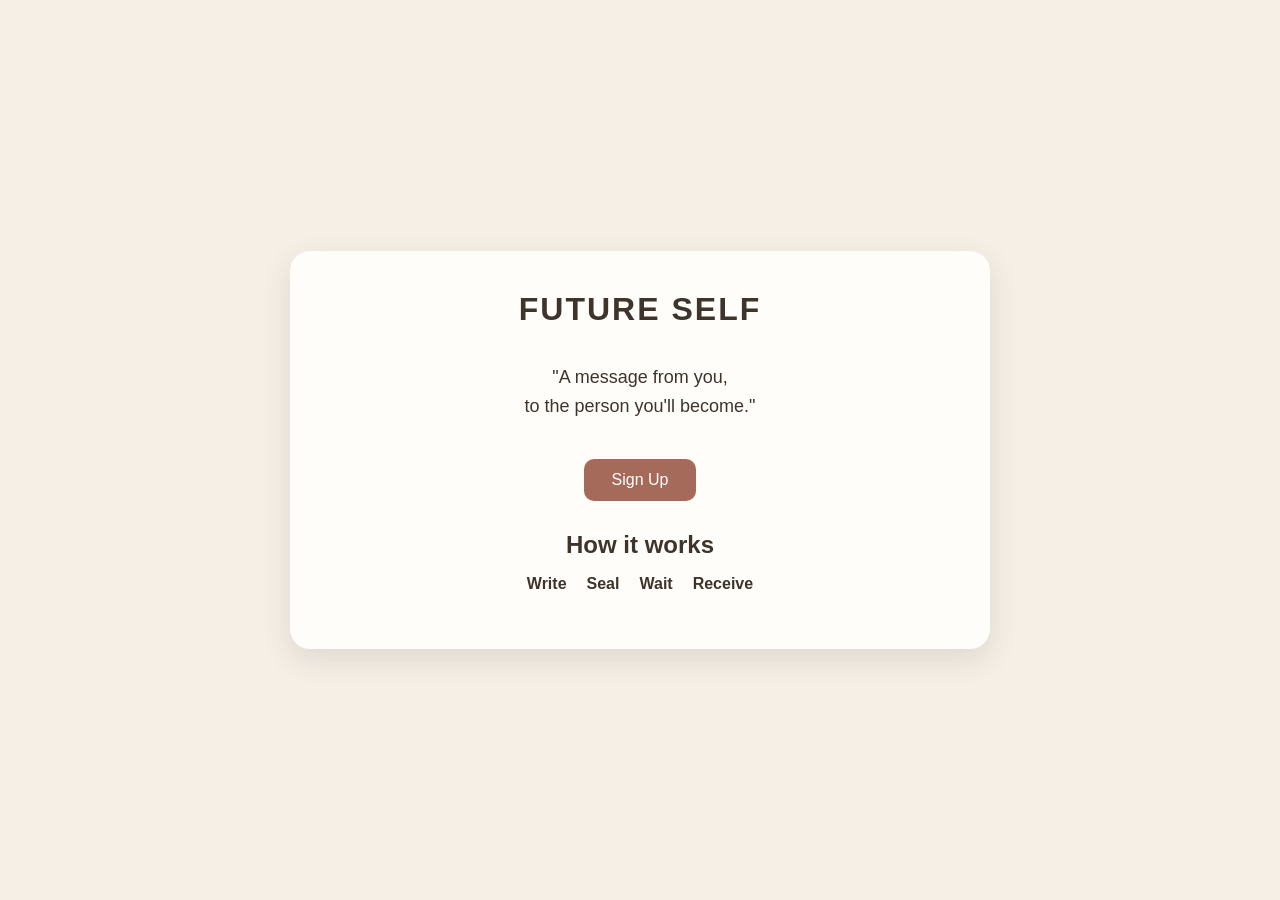
<file: index.html>
<!DOCTYPE html>
<html lang="en">
<head>
    <meta charset="UTF-8">
    <meta name="viewport" content="width=device-width, initial-scale=1.0">
    <title>FUTURE SELF</title>
    <link rel="stylesheet" href="css/style.css">
</head>
<body>
    <div class="container">
        <header class="header">
            <h1>FUTURE SELF</h1>
        </header>

        <main class="content">
            <p>
                "A message from you,<br>
                to the person you'll become."
            </p>

            <a href="signup.html">
                Sign Up
            </a>
        </main>    

        <footer class="footer">

            <h2>How it works</h2>
        
            <ul>
                <li>Write</li>
                <li>Seal</li>
                <li>Wait</li>
                <li>Receive</li>
            </ul>
        </footer>

    </div>   
</body>
</html>
</file>
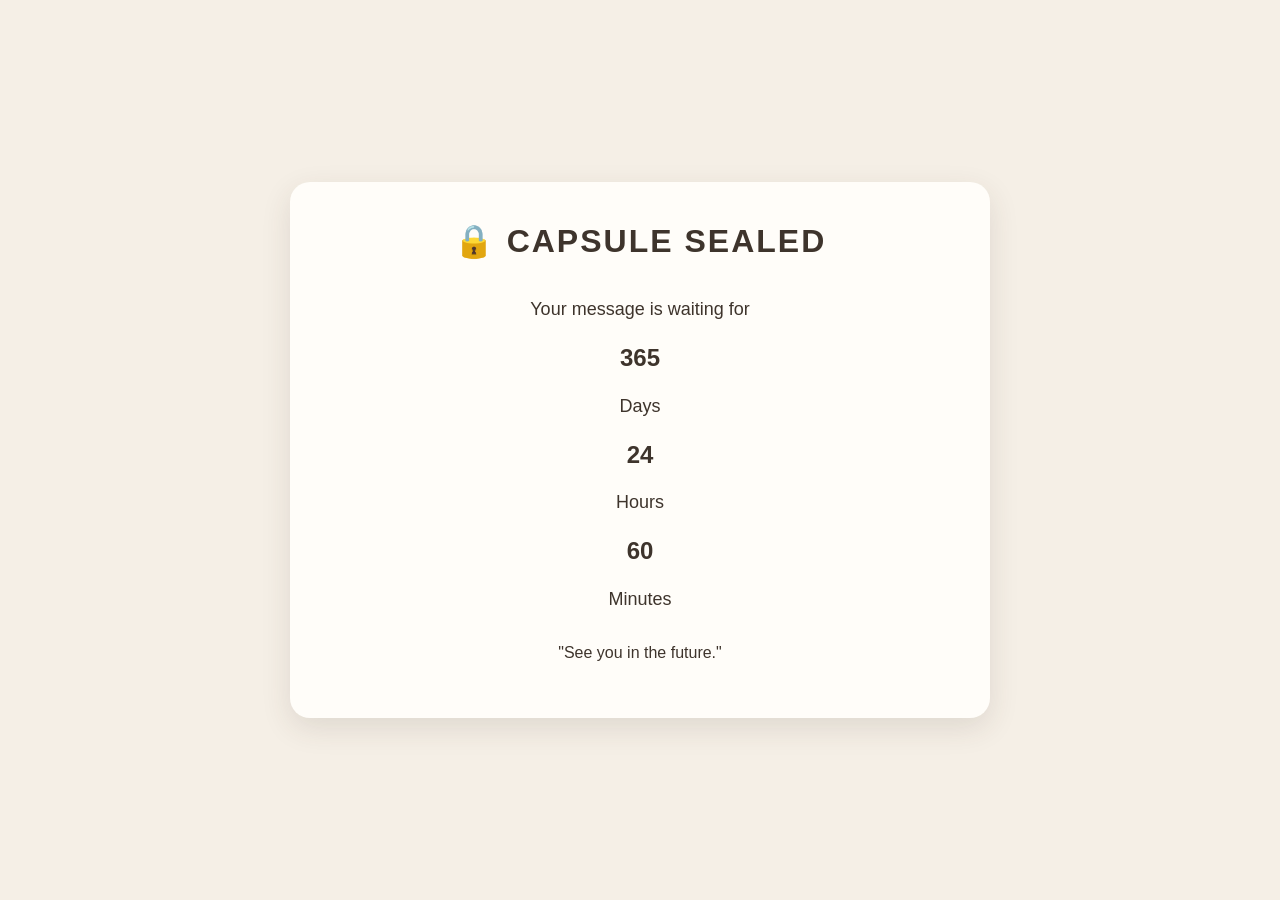
<file: capsule.html>
<!DOCTYPE html>
<html lang="en">
<head>
    <meta charset="UTF-8">
    <meta name="viewport" content="width=device-width, initial-scale=1.0">
    <title>Capsule - FUTURE SELF</title>
    <link rel="stylesheet" href="css/style.css">
</head>
<body>

    <div class="container">

        <header class="header">

            <h1> 🔒 CAPSULE SEALED </h1>

        </header>

        <main class="content">

            <p>
                Your message is waiting for
                <output id="capsule-date"></output>
            </p>
            <div>
               <h2>365</h2>
               <p>Days</p> 
            </div>
            
            <div>
                <h2>24</h2>
                <p>Hours</p>
            </div>

            <div>
                <h2>60</h2>
                <p>Minutes</p>
            </div>
            
        </main>

        <footer class="footer">
            <p>
                "See you in the future."
            </p>
        </footer>
    </div>
    
</body>
</html>
</file>
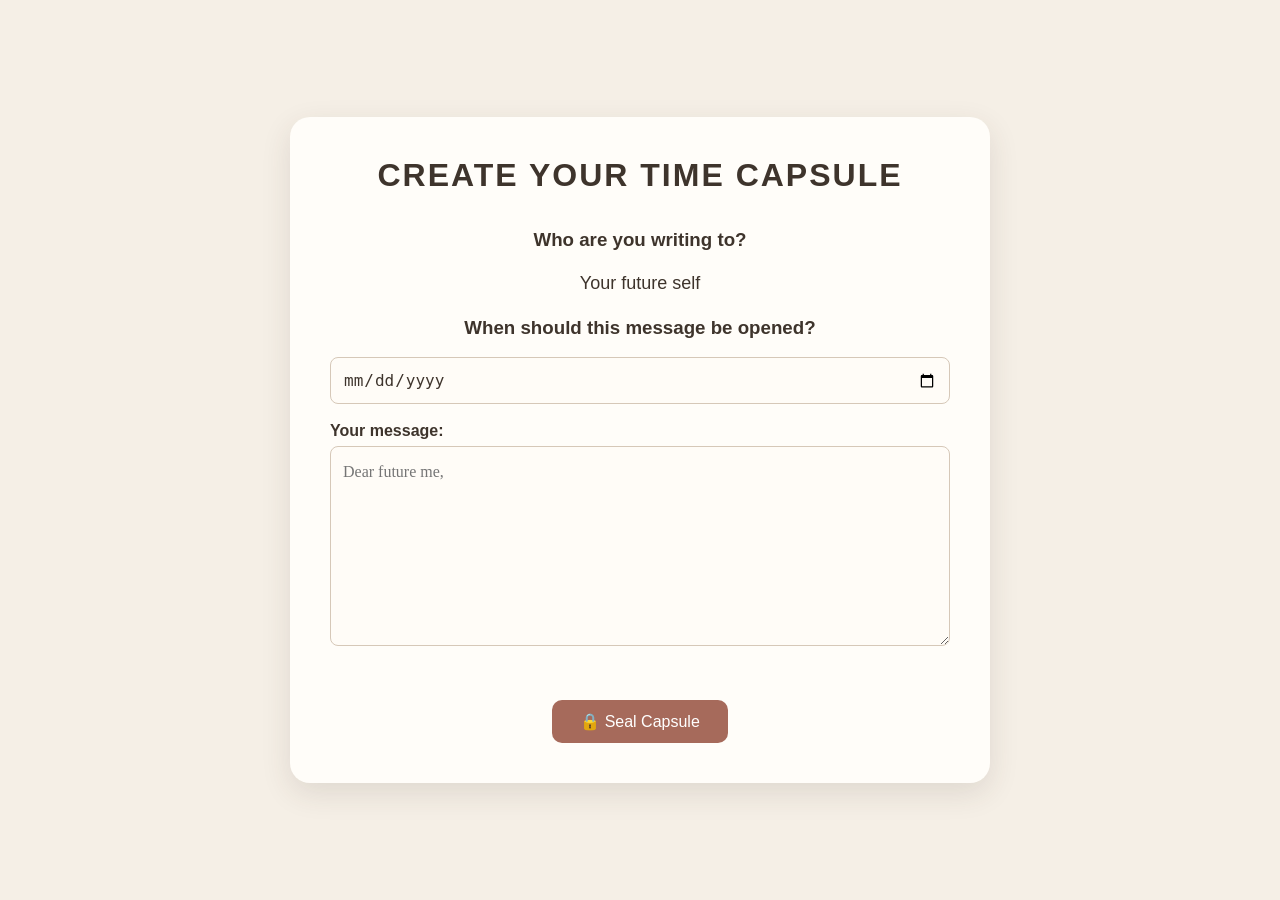
<file: create-capsule.html>
<!DOCTYPE html>
<html lang="en">
<head>
    <meta charset="UTF-8">
    <meta name="viewport" content="width=device-width, initial-scale=1.0">
    <title>Create Capsule - FUTURE SELF</title>
    <link rel="stylesheet" href="css/style.css">
</head>
<body>

    <div class="container">

        <header class="header">

            <h1>CREATE YOUR TIME CAPSULE</h1>

        </header>

        <main class="content">

            <h3>Who are you writing to?</h3>

            <p>Your future self</p>

            <h3>When should this message be opened?</h3>

            <input type="date" id="capsule-date" name="capsule-date">

            <label for="msg">Your message:</label>

            <textarea 
                id="msg"
                name="msg"
                placeholder="Dear future me,"></textarea>

        </main>

        <footer class="footer">

            <a href="capsule.html"> 🔒 Seal Capsule </a>

        </footer>
    </div>
    
</body>
</html>
</file>
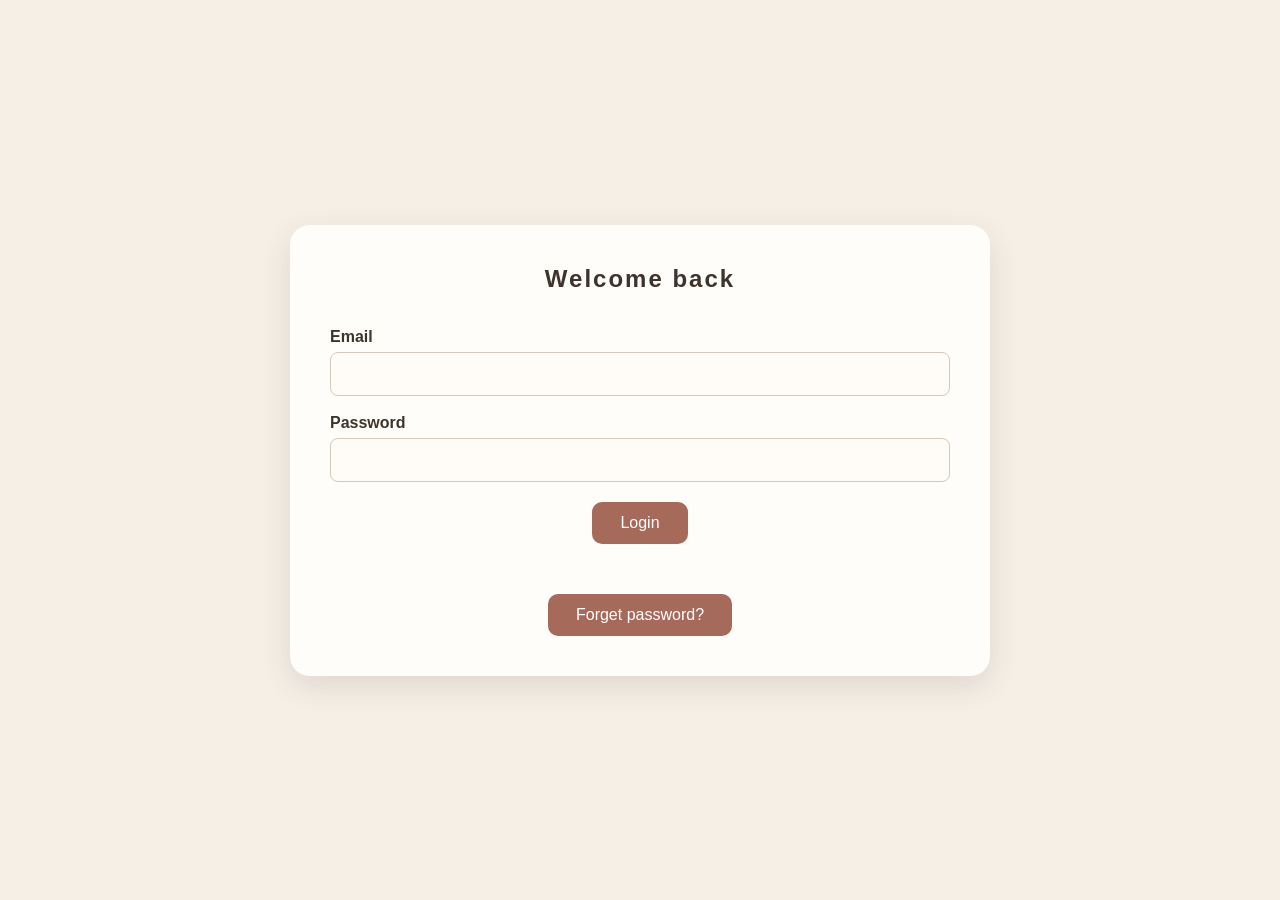
<file: login.html>
<!DOCTYPE html>
<html lang="en">
<head>
    <meta charset="UTF-8">
    <meta name="viewport" content="width=device-width, initial-scale=1.0">
    <title>LOGIN - FUTURE SELF</title>
    <link rel="stylesheet" href="css/style.css">
</head>
<body>
    
    <div class="container">

        <header class="header">
            <h2>
                Welcome back
            </h2>
        </header>

        <main class="content">

          <form>  

            <label for="email">Email</label>
            <input type="email" id="email" name="email">

            <label for="password">Password</label>
            <input type="password" id="password" name="password">

            <a href="create-capsule.html">
                Login
            </a>

          </form> 

        </main>

        <footer class="footer">

                <a href="#">
                    Forget password?
                </a>

        </footer>

    </div>

</body>
</html>
</file>
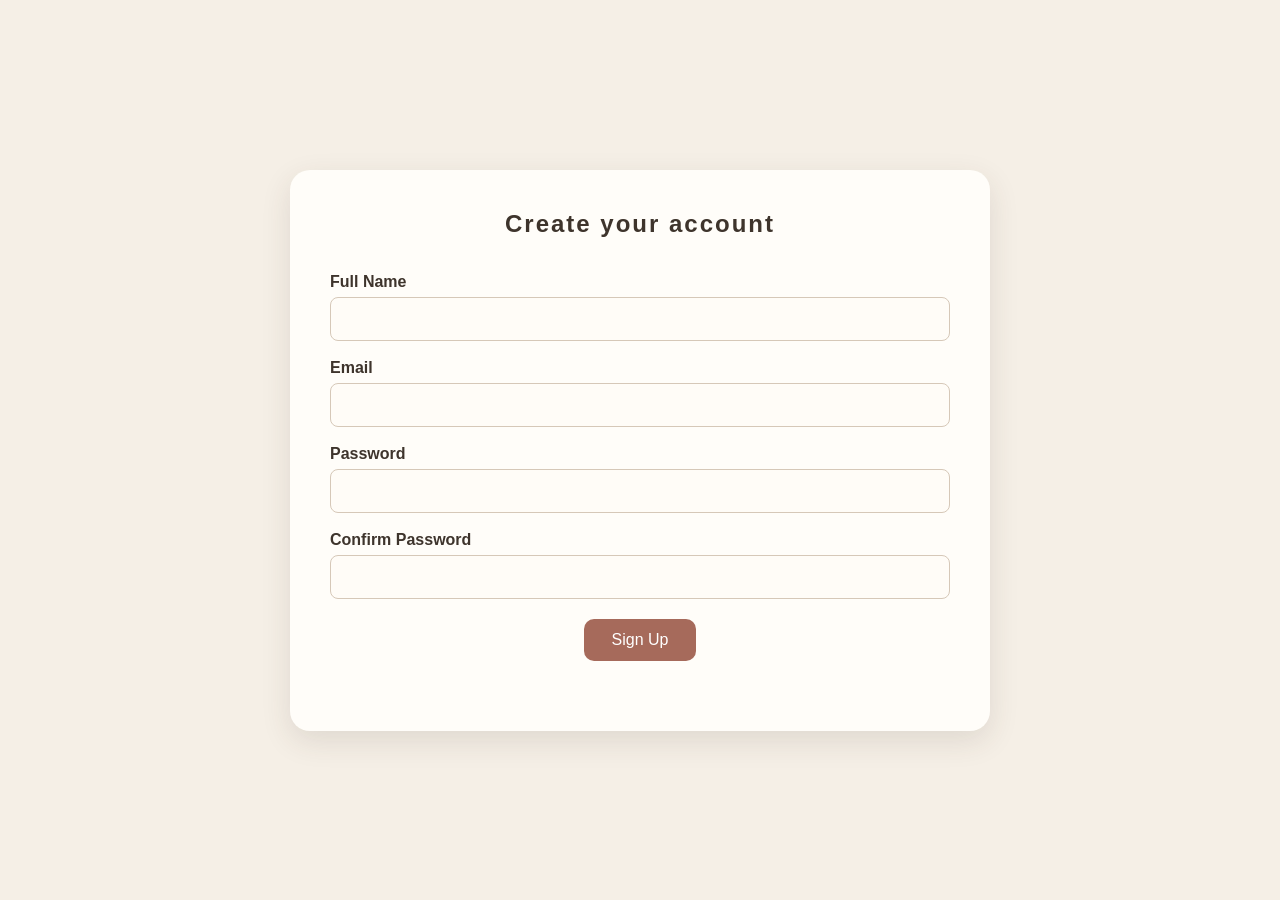
<file: signup.html>
<!DOCTYPE html>
<html lang="en">
<head>
    <meta charset="UTF-8">
    <meta name="viewport" content="width=device-width, initial-scale=1.0">
    <title>SIGN UP - FUTURE SELF</title>
    <link rel="stylesheet" href="css/style.css">
</head>
<body>
   
    <div class="container">

        <header class="header">
            <h2>
                Create your account
            </h2>
        </header>

        <main class="content">

          <form>   

            <label for="fullname">Full Name</label>
            <input type="text" id="fullname" name="fullname">

            <label for="email">Email</label>
            <input type="email" id="email" name="email">

            <label for="password">Password</label>
            <input type="password" id="password" name="password" required>

            <label for="confirm">Confirm Password</label>
            <input type="password" id="confirm" name="confirm">

            <!--will change <a></a> to button with JS -->
            <a href="login.html">
                Sign Up
            </a>

        </form>    
        </main>

    </div>

</body>
</html>
</file>
<file: css/style.css>
/*  General  */

* {
    /*makes sizing elements easier to control*/
    box-sizing: border-box;
}

body {

    margin: 0;
    /*vh-- viewport height  so 100vh = our website to fill the screen*/
    min-height: 100vh;

    background-color: #F5EFE6;
    color: #3E342C ;

    font-family: Arial, sans-serif;

    display: flex;
    justify-content: center;
    align-items: center;

    padding: 30px;

}

/* container  */

.container {
    width: 100%;
    max-width: 700px;

    background-color: #FFFDF9;

    padding: 40px;

    border-radius: 20px;

    box-shadow: 0 10px 30px rgba(62, 52, 44, 0.12);
}

/*  header  */
.header {
    text-align: center;
    margin-bottom: 35px;
}

.header h1, 
.header h2 {

    margin: 0;
    letter-spacing: 2px;
}

/*  content  */

.content {
    text-align: center;
    margin-bottom: 30px;
}

.content p {
    font-size: 18px;
    line-height: 1.6;
}

.content a,
.footer a {
    display: inline-block;

    padding: 12px 28px;

    margin-top: 20px;

    background-color: #A66A5B;
    color: white;

    text-decoration: none;

    border-radius: 10px;

    transition: .3s;
}

.content a:hover,
.footer a:hover {
    background-color: #875247;
    /* moves it slightly upward. */
    transform: translateY(-2px);
}

/*  form  */

.content label {
    display: block;

    text-align: left;

    margin-top: 18px;
    margin-bottom: 6px;

    font-weight: bold;
}

.content input,
.content textarea {
    width: 100%;

    padding: 12px;

    border: 1px solid #D6C8B8;
    border-radius: 8px;

    background-color: #FFFCF7;

    color:#3E342C;

    font-size: 16px;

    outline: none;
}

.content input:focus,
.content textarea:focus {

    border-color: #A66A5B;

}

.content textarea {
    min-height: 200px;

    resize: vertical;

    font-family: Georgia, serif;

    line-height: 1.6;

}

/* footer */

.footer {
    text-align: center;
    margin-top: 30px;
}

.footer h2 {

    margin-bottom: 15px;

}

.footer ul {

    list-style: none;

    padding: 0;

    display: flex;
    justify-content: center;
    gap: 20px;

}

.footer li {
    font-weight: bold;
}

/*  CAPSULE  */

.content output {

    font-weight: bold;
    color:  #A66A5B;
}

.content h1 {
    margin: 15px 0;
}

/* responsive design */

@media (max-width: 600px) {

    body {
        padding: 15px;
    }

    .container {
        padding: 25px 20px;
    }

    .header h1 {
        font-size: 28px;
    }

    .footer ul {
        flex-direction: column;
        gap: 10px;
    }
}
</file>
